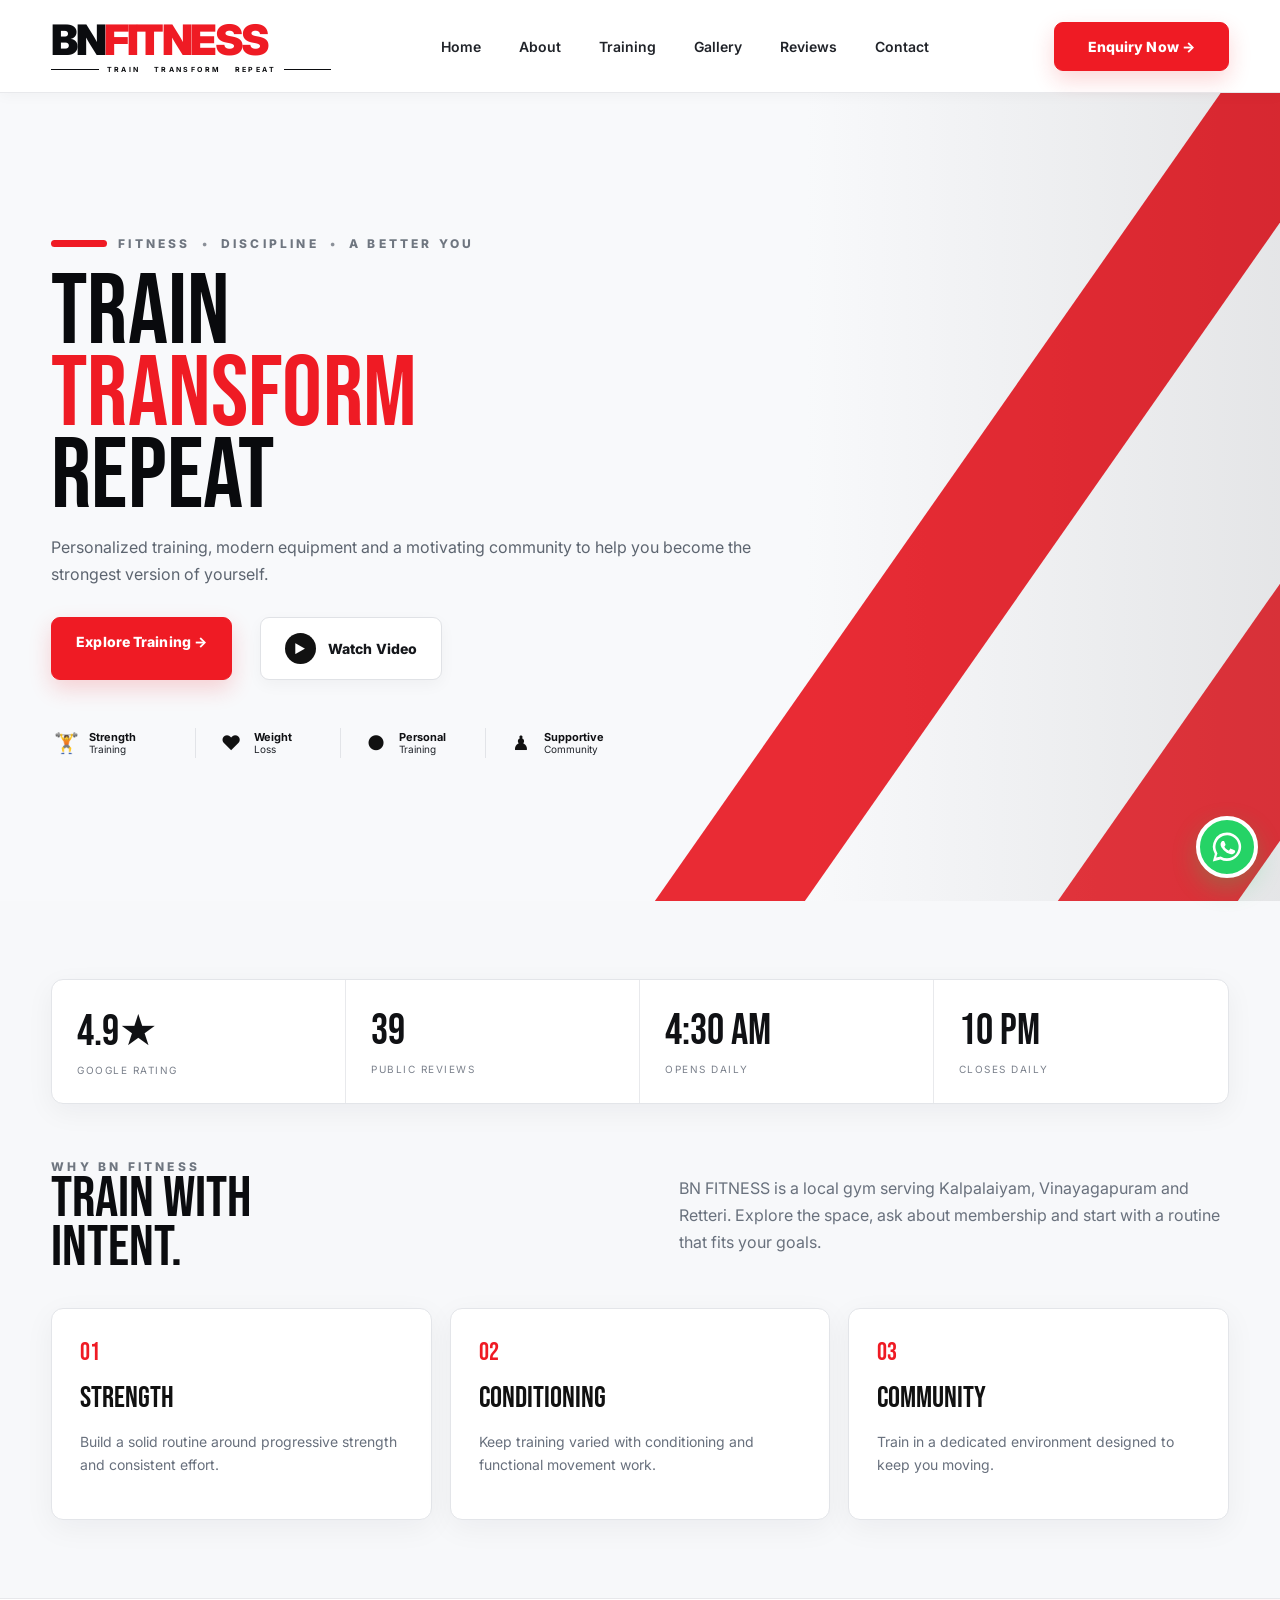
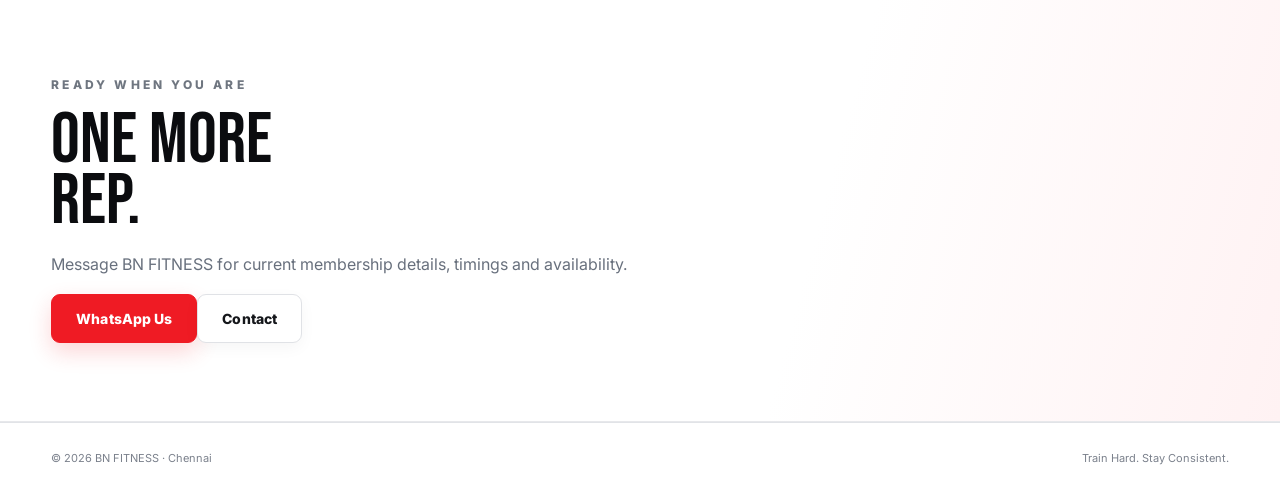
<file: index.html>
<!doctype html><html lang="en"><head><meta charset="utf-8"><meta name="viewport" content="width=device-width,initial-scale=1"><meta name="theme-color" content="#f6f7f9"><meta name="description" content="Train with purpose. Build strength. Create a stronger version of yourself at BN FITNESS."><title>BUILD YOUR BEST. | BN FITNESS</title><link rel="stylesheet" href="styles.css"></head><body><header class="nav"><div class="navin container"><a class="logo" href="index.html" aria-label="BN FITNESS home"><span class="logo-main"><span class="logo-bn">BN</span> <span class="logo-fitness">FITNESS</span></span><span class="logo-tagline"><i></i><span>TRAIN&nbsp;&nbsp; TRANSFORM&nbsp;&nbsp; REPEAT</span><i></i></span></a><nav class="links"><a href="index.html">Home</a><a href="about.html">About</a><a href="programs.html">Training</a><a href="gallery.html">Gallery</a><a href="reviews.html">Reviews</a><a href="contact.html">Contact</a></nav><a class="btn nav-cta" href="https://wa.me/917550177070?text=Hi%20BN%20FITNESS%2C%20I%27d%20like%20to%20know%20more." target="_blank">Enquiry Now →</a><button class="menu" id="menuBtn">☰</button></div><div class="mobile" id="mobileMenu"><a href="index.html">Home</a><a href="about.html">About</a><a href="programs.html">Training</a><a href="gallery.html">Gallery</a><a href="reviews.html">Reviews</a><a href="contact.html">Contact</a></div></header><section class="hero home-hero" style="background-image:url('https://images.unsplash.com/photo-1534438327276-14e5300c3a48?auto=format&fit=crop&w=1800&q=85')"><div class="hero-red red-one"></div><div class="hero-red red-two"></div><div class="container"><div class="ey hero-ey">FITNESS <span>•</span> DISCIPLINE <span>•</span> A BETTER YOU</div><h1><span>TRAIN</span><span class="red-text">TRANSFORM</span><span>REPEAT</span></h1><p>Personalized training, modern equipment and a motivating community to help you become the strongest version of yourself.</p><div class="actions"><a class="btn" href="programs.html">Explore Training →</a><a class="btn out video-btn" href="gallery.html"><span class="play">▶</span> Watch Video</a></div><div class="hero-features">
<span><i class="feature-icon" aria-hidden="true">🏋</i><span class="feature-text"><b>Strength</b><small>Training</small></span></span>
<span><i class="feature-icon" aria-hidden="true">♥</i><span class="feature-text"><b>Weight</b><small>Loss</small></span></span>
<span><i class="feature-icon" aria-hidden="true">●</i><span class="feature-text"><b>Personal</b><small>Training</small></span></span>
<span><i class="feature-icon" aria-hidden="true">♟</i><span class="feature-text"><b>Supportive</b><small>Community</small></span></span>
</div></div></section><section class="page"><div class="container"><div class="stats"><div class="stat"><strong>4.9★</strong><span>Google rating</span></div><div class="stat"><strong>39</strong><span>Public reviews</span></div><div class="stat"><strong>4:30 AM</strong><span>Opens daily</span></div><div class="stat"><strong>10 PM</strong><span>Closes daily</span></div></div><div class="head"><div><div class="ey">WHY BN FITNESS</div><h2>TRAIN WITH<br>INTENT.</h2></div><p>BN FITNESS is a local gym serving Kalpalaiyam, Vinayagapuram and Retteri. Explore the space, ask about membership and start with a routine that fits your goals.</p></div><div class="grid"><article class="card"><span class="num">01</span><h3>Strength</h3><p>Build a solid routine around progressive strength and consistent effort.</p></article><article class="card"><span class="num">02</span><h3>Conditioning</h3><p>Keep training varied with conditioning and functional movement work.</p></article><article class="card"><span class="num">03</span><h3>Community</h3><p>Train in a dedicated environment designed to keep you moving.</p></article></div></div></section><section class="cta"><div class="container"><div class="ey">READY WHEN YOU ARE</div><h2>ONE MORE<br>REP.</h2><p>Message BN FITNESS for current membership details, timings and availability.</p><div class="actions"><a class="btn" href="https://wa.me/917550177070?text=Hi%20BN%20FITNESS%2C%20I%27d%20like%20membership%20details." target="_blank">WhatsApp Us</a><a class="btn out" href="contact.html">Contact</a></div></div></section><footer><div class="container foot"><span>© 2026 BN FITNESS · Chennai</span><span>Train Hard. Stay Consistent.</span></div></footer><a class="float" href="https://wa.me/917550177070" target="_blank" aria-label="Chat with BN FITNESS on WhatsApp"><svg viewBox="0 0 32 32" aria-hidden="true"><path fill="currentColor" d="M16 3.2a12.6 12.6 0 0 0-10.8 19L3.4 28.8l6.8-1.8A12.6 12.6 0 1 0 16 3.2Zm0 22.9a10.3 10.3 0 0 1-5.2-1.4l-.4-.2-4 .9 1.1-3.9-.3-.4A10.3 10.3 0 1 1 16 26.1Zm5.7-7.6c-.3-.2-1.9-.9-2.2-1-.3-.1-.5-.2-.7.2-.2.3-.8 1-.9 1.2-.2.2-.3.2-.6.1-1.5-.8-2.5-1.4-3.5-3.1-.3-.5.3-.5.8-1.7.1-.2.1-.4 0-.6-.1-.2-.7-1.8-1-2.4-.3-.6-.5-.5-.7-.5h-.6c-.2 0-.6.1-.9.4-.3.3-1.1 1.1-1.1 2.6s1.1 3 1.3 3.2c.2.2 2.2 3.4 5.4 4.7 2 .8 2.8.9 3.8.8.6-.1 1.9-.8 2.2-1.5.3-.7.3-1.3.2-1.5-.1-.2-.3-.3-.6-.5Z"/></svg></a><script src="script.js"></script></body></html>
</file>
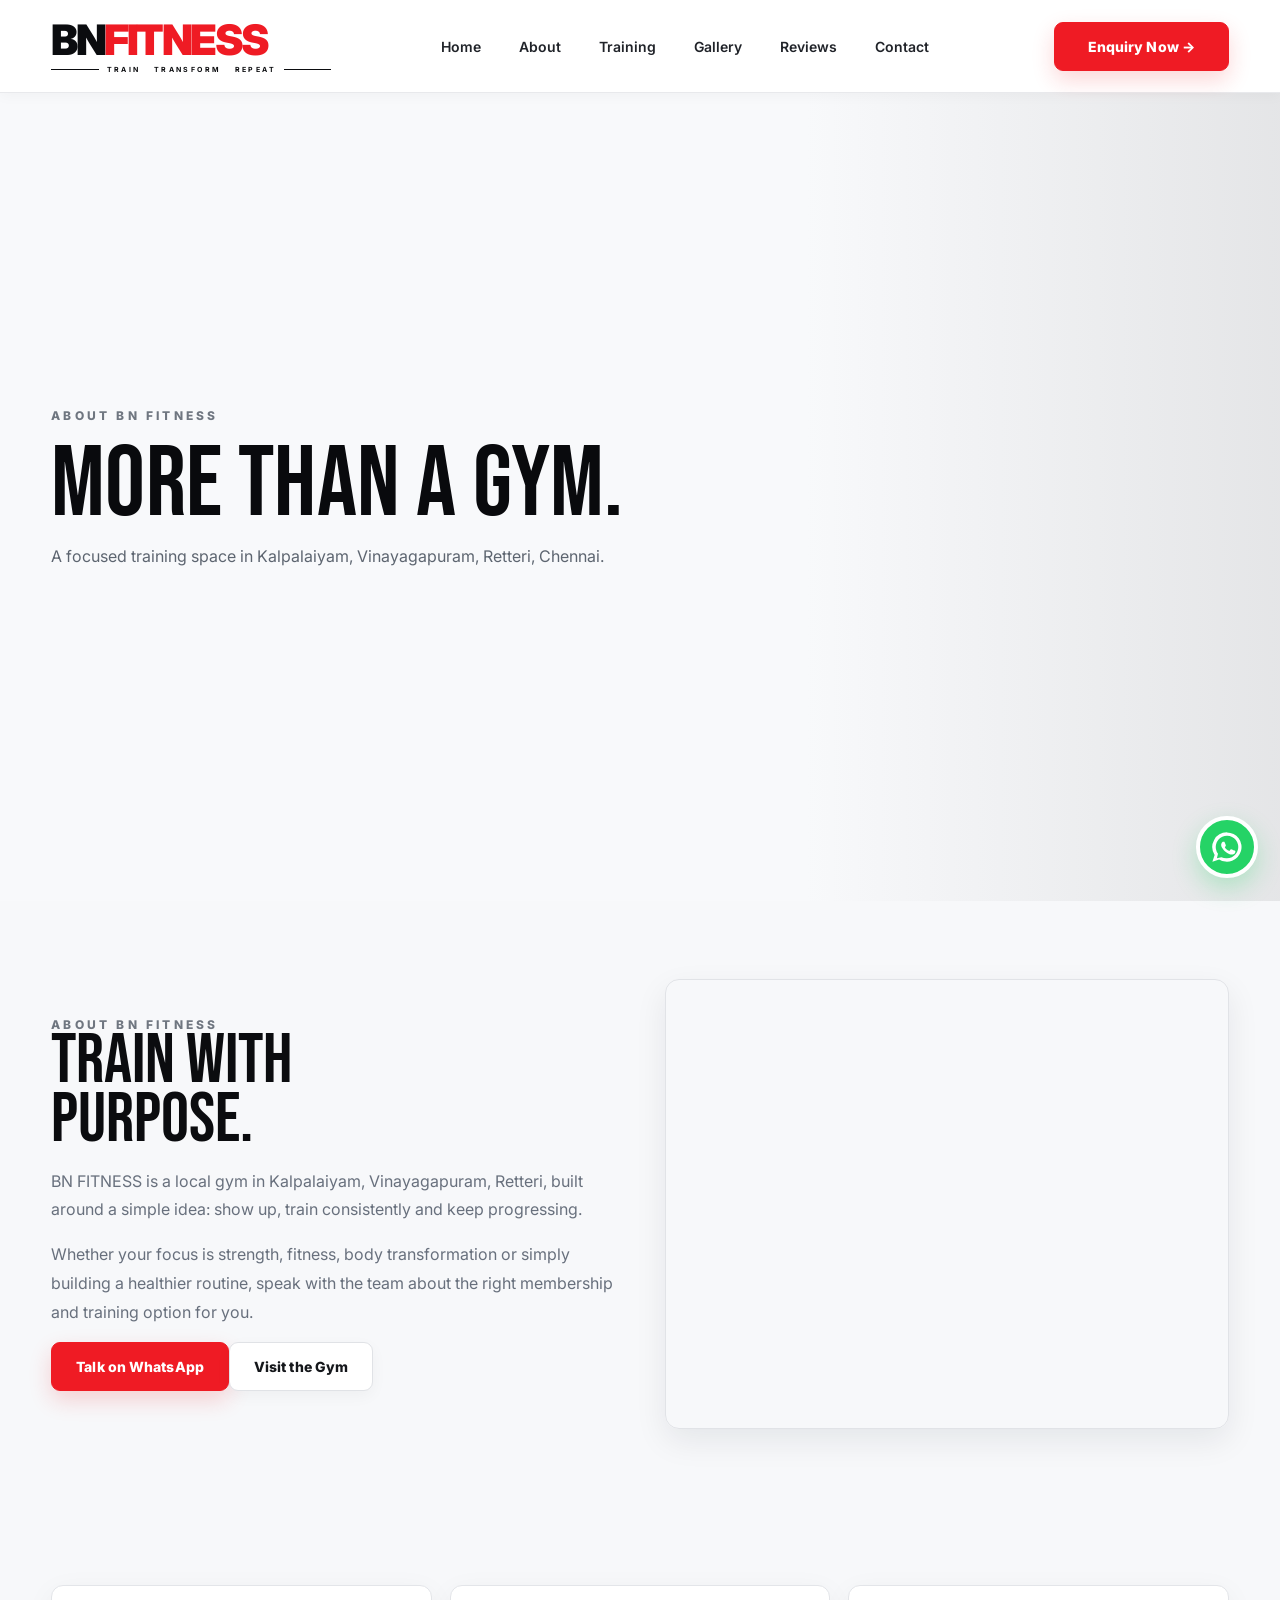
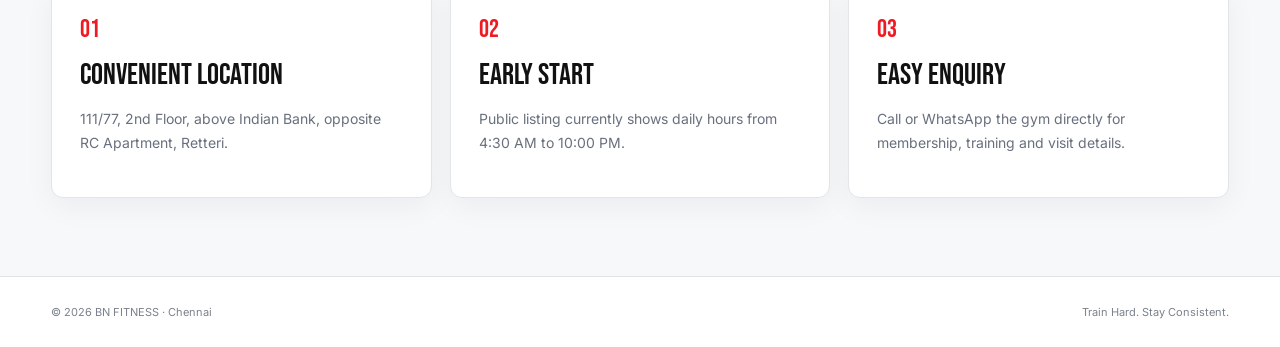
<file: about.html>
<!doctype html><html lang="en"><head><meta charset="utf-8"><meta name="viewport" content="width=device-width,initial-scale=1"><meta name="theme-color" content="#f6f7f9"><meta name="description" content="A focused training space in Kalpalaiyam, Vinayagapuram, Retteri, Chennai."><title>MORE THAN A GYM. | BN FITNESS</title><link rel="stylesheet" href="styles.css"></head><body><header class="nav"><div class="navin container"><a class="logo" href="index.html" aria-label="BN FITNESS home"><span class="logo-main"><span class="logo-bn">BN</span> <span class="logo-fitness">FITNESS</span></span><span class="logo-tagline"><i></i><span>TRAIN&nbsp;&nbsp; TRANSFORM&nbsp;&nbsp; REPEAT</span><i></i></span></a><nav class="links"><a href="index.html">Home</a><a href="about.html">About</a><a href="programs.html">Training</a><a href="gallery.html">Gallery</a><a href="reviews.html">Reviews</a><a href="contact.html">Contact</a></nav><a class="btn nav-cta" href="tel:+917550177070">Enquiry Now →</a><button class="menu" id="menuBtn">☰</button></div><div class="mobile" id="mobileMenu"><a href="index.html">Home</a><a href="about.html">About</a><a href="programs.html">Training</a><a href="gallery.html">Gallery</a><a href="reviews.html">Reviews</a><a href="contact.html">Contact</a></div></header><section class="hero" style="background-image:url('https://images.unsplash.com/photo-1583454110551-21f2fa2afe61?auto=format&fit=crop&w=1800&q=85')"><div class="container"><div class="ey">ABOUT BN FITNESS</div><h1>MORE THAN A GYM.</h1><p>A focused training space in Kalpalaiyam, Vinayagapuram, Retteri, Chennai.</p></div></section><section class="page"><div class="container"><div class="split"><div><div class="ey">ABOUT BN FITNESS</div><h2>TRAIN WITH<br>PURPOSE.</h2><p>BN FITNESS is a local gym in Kalpalaiyam, Vinayagapuram, Retteri, built around a simple idea: show up, train consistently and keep progressing.</p><p>Whether your focus is strength, fitness, body transformation or simply building a healthier routine, speak with the team about the right membership and training option for you.</p><div class="actions"><a class="btn" href="https://wa.me/917550177070?text=Hi%20BN%20FITNESS%2C%20I%27d%20like%20to%20know%20more%20about%20the%20gym." target="_blank">Talk on WhatsApp</a><a class="btn out" href="contact.html">Visit the Gym</a></div></div><div class="visual" style="background-image:url('https://lh3.googleusercontent.com/gps-cs-s/ANWiy9R2izyriyt41P43RtfDnIGEcmRnxFhN5cdgzg4thIn8Aq8pZt-RQHcLrDQ50NjA9wWJ9ysxTdf8Rnh4dSXNSMQQMcrAHfE0nObslZG9crWB1KvJfJsGGGc-d-9g60lcsrfrA3xxNw=w397-h298-k-no')"></div></div></div></section><section class="page"><div class="container"><div class="grid"><article class="card"><span class="num">01</span><h3>Convenient Location</h3><p>111/77, 2nd Floor, above Indian Bank, opposite RC Apartment, Retteri.</p></article><article class="card"><span class="num">02</span><h3>Early Start</h3><p>Public listing currently shows daily hours from 4:30 AM to 10:00 PM.</p></article><article class="card"><span class="num">03</span><h3>Easy Enquiry</h3><p>Call or WhatsApp the gym directly for membership, training and visit details.</p></article></div></div></section><footer><div class="container foot"><span>© 2026 BN FITNESS · Chennai</span><span>Train Hard. Stay Consistent.</span></div></footer><a class="float" href="https://wa.me/917550177070" target="_blank" aria-label="Chat on WhatsApp"><svg viewBox="0 0 32 32" aria-hidden="true"><path fill="currentColor" d="M16 3a13 13 0 0 0-11 20L3 29l6-2a13 13 0 1 0 7-24Zm0 23a10 10 0 0 1-5-1l-4 1 1-4a10 10 0 1 1 8 4Zm6-7c-.3-.2-1.8-.9-2.1-1-.3-.1-.5-.2-.7.2l-.9 1.1c-.2.2-.3.2-.6.1-1.5-.7-2.5-1.3-3.5-3-.2-.4.2-.5.7-1.6.1-.2.1-.4 0-.6l-1-2.4c-.2-.6-.5-.5-.7-.5h-.6c-.2 0-.5.1-.8.4-.3.3-1 1-1 2.5s1.1 2.9 1.3 3.1c.2.2 2.2 3.4 5.3 4.6 2 .8 2.7.8 3.7.7.6-.1 1.8-.7 2.1-1.5.3-.7.3-1.3.2-1.5-.1-.1-.3-.2-.6-.4Z"/></svg></a><script src="script.js"></script></body></html>
</file>
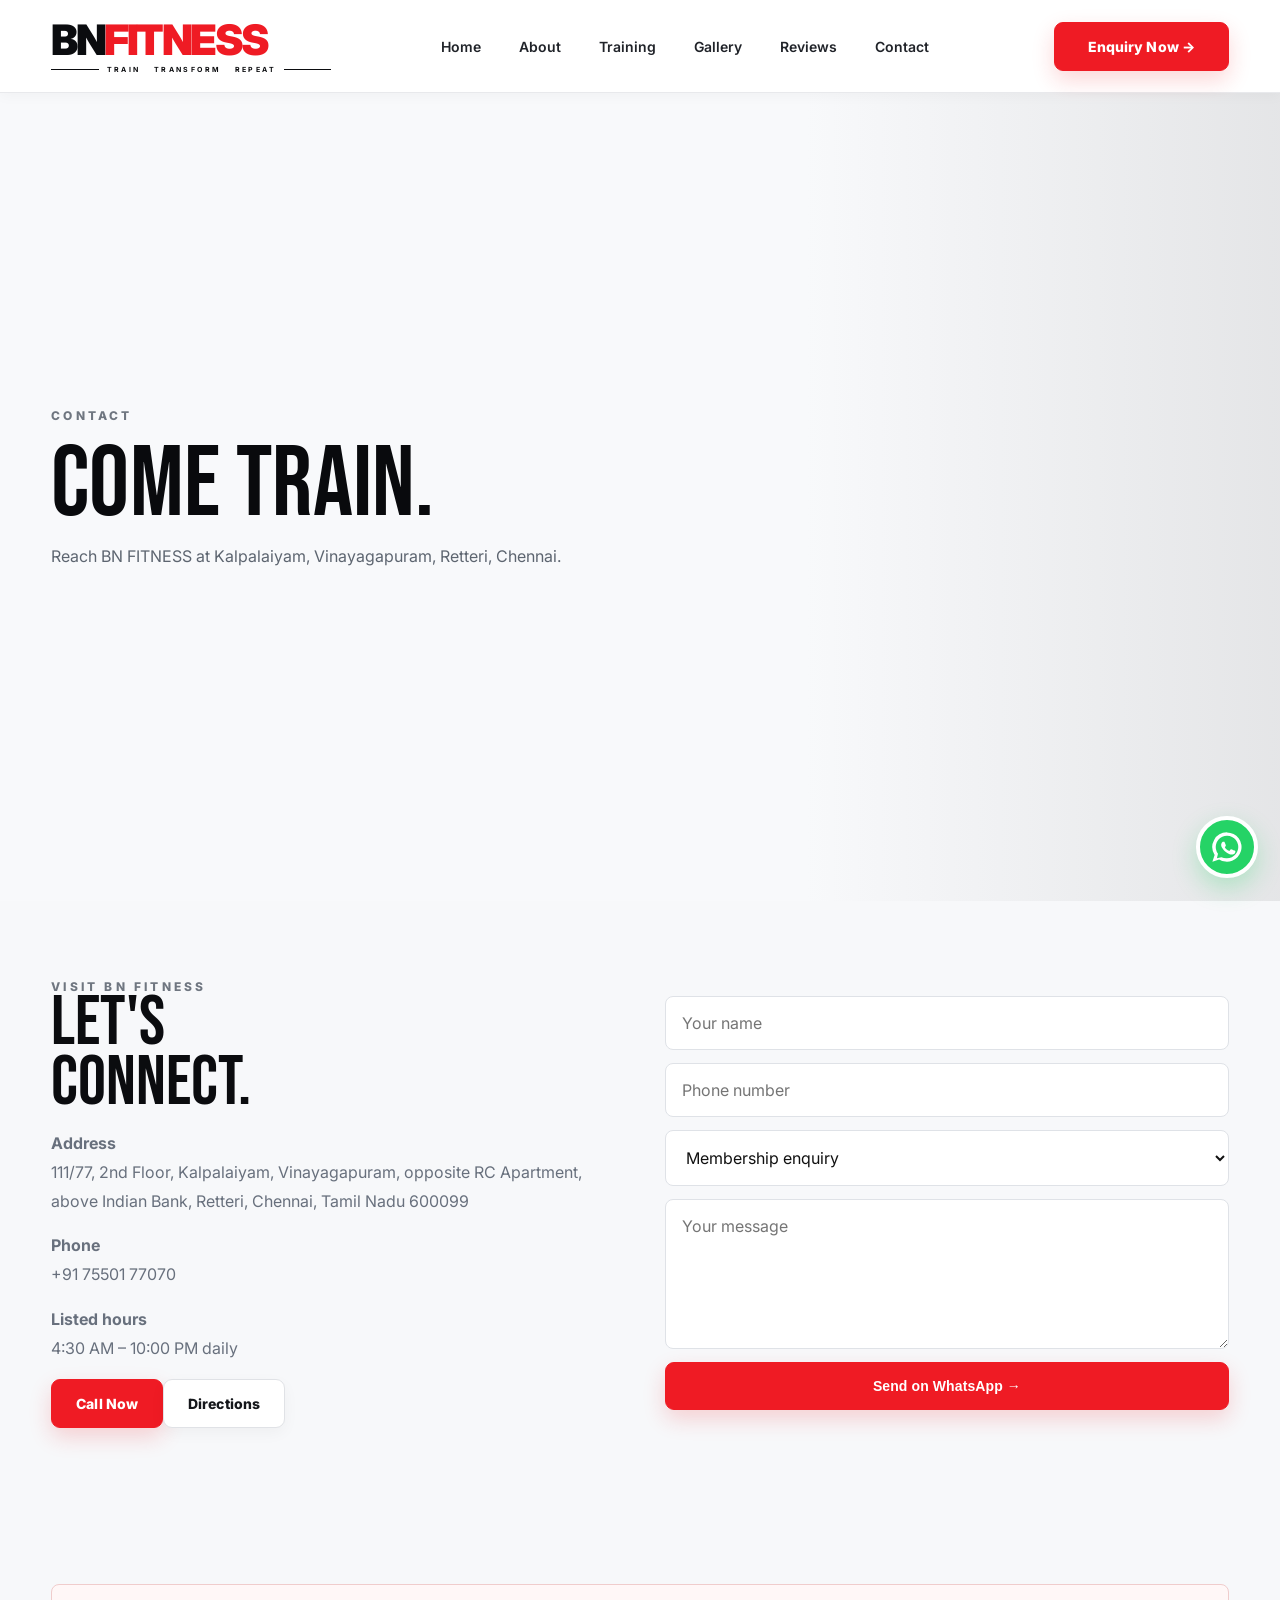
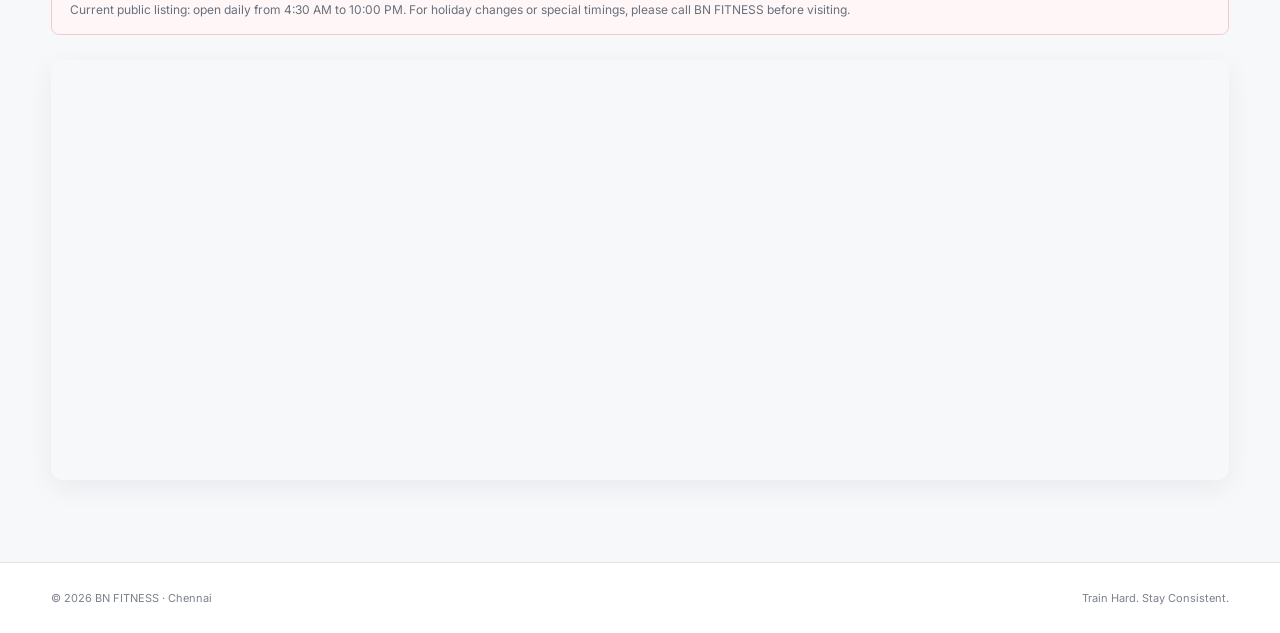
<file: contact.html>
<!doctype html><html lang="en"><head><meta charset="utf-8"><meta name="viewport" content="width=device-width,initial-scale=1"><meta name="theme-color" content="#f6f7f9"><meta name="description" content="Reach BN FITNESS at Kalpalaiyam, Vinayagapuram, Retteri, Chennai."><title>COME TRAIN. | BN FITNESS</title><link rel="stylesheet" href="styles.css"></head><body class="contact-page"><header class="nav"><div class="navin container"><a class="logo" href="index.html" aria-label="BN FITNESS home"><span class="logo-main"><span class="logo-bn">BN</span> <span class="logo-fitness">FITNESS</span></span><span class="logo-tagline"><i></i><span>TRAIN&nbsp;&nbsp; TRANSFORM&nbsp;&nbsp; REPEAT</span><i></i></span></a><nav class="links"><a href="index.html">Home</a><a href="about.html">About</a><a href="programs.html">Training</a><a href="gallery.html">Gallery</a><a href="reviews.html">Reviews</a><a href="contact.html">Contact</a></nav><a class="btn nav-cta" href="tel:+917550177070">Enquiry Now →</a><button class="menu" id="menuBtn" aria-label="Open menu" aria-expanded="false">☰</button></div><div class="mobile" id="mobileMenu"><a href="index.html">Home</a><a href="about.html">About</a><a href="programs.html">Training</a><a href="gallery.html">Gallery</a><a href="reviews.html">Reviews</a><a href="contact.html">Contact</a></div></header><section class="hero" style="background-image:url('https://images.unsplash.com/photo-1534438327276-14e5300c3a48?auto=format&fit=crop&w=1800&q=85')"><div class="container"><div class="ey">CONTACT</div><h1>COME TRAIN.</h1><p>Reach BN FITNESS at Kalpalaiyam, Vinayagapuram, Retteri, Chennai.</p></div></section><section class="page"><div class="container"><div class="split"><div><div class="ey">VISIT BN FITNESS</div><h2>LET'S<br>CONNECT.</h2><p><b>Address</b><br>111/77, 2nd Floor, Kalpalaiyam, Vinayagapuram, opposite RC Apartment, above Indian Bank, Retteri, Chennai, Tamil Nadu 600099</p><p><b>Phone</b><br><a href="tel:+917550177070">+91 75501 77070</a></p><p><b>Listed hours</b><br>4:30 AM – 10:00 PM daily</p><div class="actions"><a class="btn" href="tel:+917550177070">Call Now</a><a class="btn out" href="https://www.google.com/maps/search/?api=1&query=BN%20FITNESS%2C%20Kalpalaiyam%2C%20Chennai" target="_blank">Directions</a></div></div><form class="form" data-wa><input name="name" placeholder="Your name" required><input name="phone" placeholder="Phone number" required><select name="interest"><option>Membership enquiry</option><option>Visit enquiry</option><option>Personal training</option></select><textarea name="message" placeholder="Your message"></textarea><button class="btn">Send on WhatsApp →</button></form></div></div></section><section class="page"><div class="container"><div class="notice">Current public listing: open daily from 4:30 AM to 10:00 PM. For holiday changes or special timings, please call BN FITNESS before visiting.</div><iframe class="map" src="https://www.google.com/maps?q=BN%20FITNESS%20Kalpalaiyam%20Chennai&output=embed" loading="lazy" title="BN FITNESS location"></iframe></div></section><footer><div class="container foot"><span>© 2026 BN FITNESS · Chennai</span><span>Train Hard. Stay Consistent.</span></div></footer><a class="float" href="https://wa.me/917550177070" target="_blank" aria-label="Chat on WhatsApp"><svg viewBox="0 0 32 32" aria-hidden="true"><path fill="currentColor" d="M16 3a13 13 0 0 0-11 20L3 29l6-2a13 13 0 1 0 7-24Zm0 23a10 10 0 0 1-5-1l-4 1 1-4a10 10 0 1 1 8 4Zm6-7c-.3-.2-1.8-.9-2.1-1-.3-.1-.5-.2-.7.2l-.9 1.1c-.2.2-.3.2-.6.1-1.5-.7-2.5-1.3-3.5-3-.2-.4.2-.5.7-1.6.1-.2.1-.4 0-.6l-1-2.4c-.2-.6-.5-.5-.7-.5h-.6c-.2 0-.5.1-.8.4-.3.3-1 1-1 2.5s1.1 2.9 1.3 3.1c.2.2 2.2 3.4 5.3 4.6 2 .8 2.7.8 3.7.7.6-.1 1.8-.7 2.1-1.5.3-.7.3-1.3.2-1.5-.1-.1-.3-.2-.6-.4Z"/></svg></a><script src="script.js"></script></body></html>
</file>
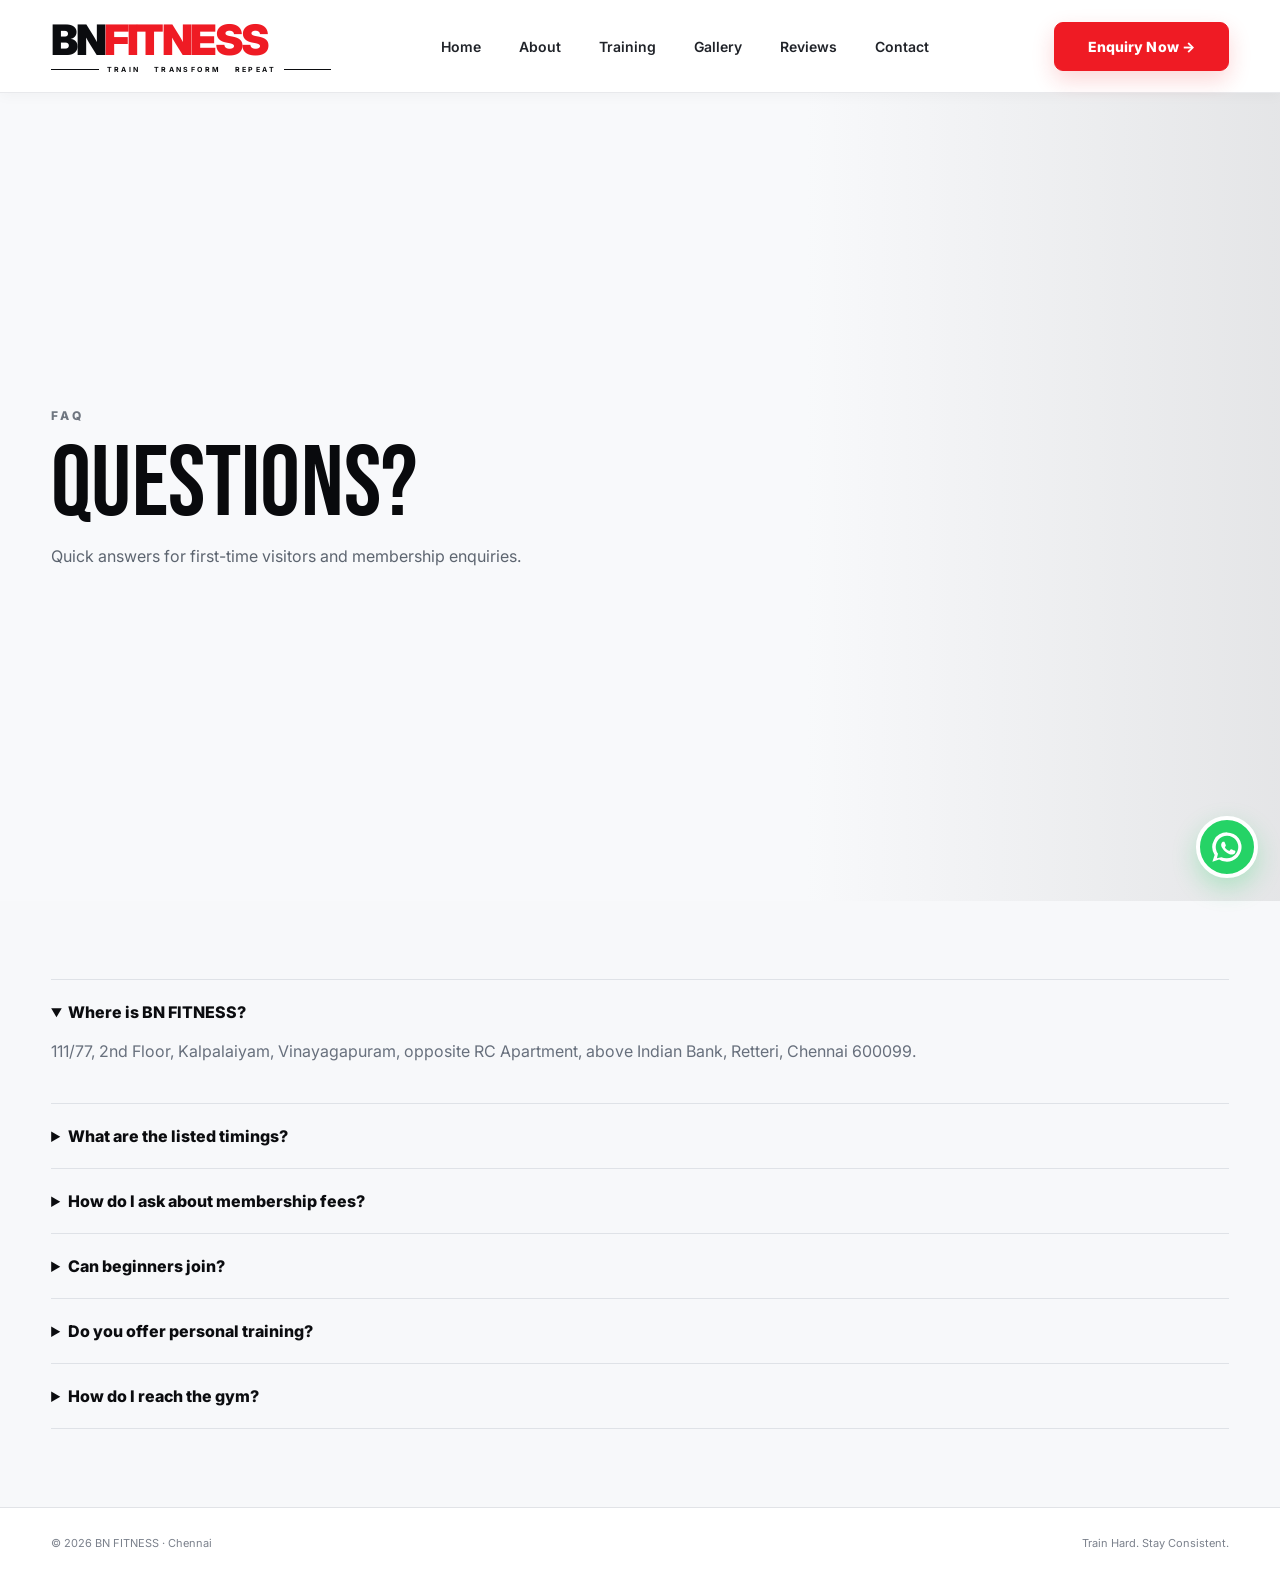
<file: faq.html>
<!doctype html><html lang="en"><head><meta charset="utf-8"><meta name="viewport" content="width=device-width,initial-scale=1"><meta name="theme-color" content="#f6f7f9"><meta name="description" content="Quick answers for first-time visitors and membership enquiries."><title>QUESTIONS? | BN FITNESS</title><link rel="stylesheet" href="styles.css"></head><body><header class="nav"><div class="navin container"><a class="logo" href="index.html" aria-label="BN FITNESS home"><span class="logo-main"><span class="logo-bn">BN</span> <span class="logo-fitness">FITNESS</span></span><span class="logo-tagline"><i></i><span>TRAIN&nbsp;&nbsp; TRANSFORM&nbsp;&nbsp; REPEAT</span><i></i></span></a><nav class="links"><a href="index.html">Home</a><a href="about.html">About</a><a href="programs.html">Training</a><a href="gallery.html">Gallery</a><a href="reviews.html">Reviews</a><a href="contact.html">Contact</a></nav><a class="btn nav-cta" href="tel:+917550177070">Enquiry Now →</a><button class="menu" id="menuBtn">☰</button></div><div class="mobile" id="mobileMenu"><a href="index.html">Home</a><a href="about.html">About</a><a href="programs.html">Training</a><a href="gallery.html">Gallery</a><a href="reviews.html">Reviews</a><a href="contact.html">Contact</a></div></header><section class="hero" style="background-image:url('https://images.unsplash.com/photo-1583454110551-21f2fa2afe61?auto=format&fit=crop&w=1800&q=85')"><div class="container"><div class="ey">FAQ</div><h1>QUESTIONS?</h1><p>Quick answers for first-time visitors and membership enquiries.</p></div></section><section class="page"><div class="container faq"><details open><summary>Where is BN FITNESS?</summary><p>111/77, 2nd Floor, Kalpalaiyam, Vinayagapuram, opposite RC Apartment, above Indian Bank, Retteri, Chennai 600099.</p></details><details><summary>What are the listed timings?</summary><p>The current public listing shows 4:30 AM–10:00 PM daily. Call before visiting if you need to confirm holiday or special timings.</p></details><details><summary>How do I ask about membership fees?</summary><p>Use WhatsApp or call +91 75501 77070 for current pricing.</p></details><details><summary>Can beginners join?</summary><p>Ask the BN FITNESS team about beginner guidance and currently available programs.</p></details><details><summary>Do you offer personal training?</summary><p>Ask the BN FITNESS team about personal training and current trainer availability.</p></details><details><summary>How do I reach the gym?</summary><p>Use the Contact page for directions and location details.</p></details></div></section><footer><div class="container foot"><span>© 2026 BN FITNESS · Chennai</span><span>Train Hard. Stay Consistent.</span></div></footer><a class="float" href="https://wa.me/917550177070" target="_blank" aria-label="Chat on WhatsApp"><svg viewBox="0 0 32 32" aria-hidden="true"><path fill="currentColor" d="M16 3a13 13 0 0 0-11 20L3 29l6-2a13 13 0 1 0 7-24Zm0 23a10 10 0 0 1-5-1l-4 1 1-4a10 10 0 1 1 8 4Zm6-7c-.3-.2-1.8-.9-2.1-1-.3-.1-.5-.2-.7.2l-.9 1.1c-.2.2-.3.2-.6.1-1.5-.7-2.5-1.3-3.5-3-.2-.4.2-.5.7-1.6.1-.2.1-.4 0-.6l-1-2.4c-.2-.6-.5-.5-.7-.5h-.6c-.2 0-.5.1-.8.4-.3.3-1 1-1 2.5s1.1 2.9 1.3 3.1c.2.2 2.2 3.4 5.3 4.6 2 .8 2.7.8 3.7.7.6-.1 1.8-.7 2.1-1.5.3-.7.3-1.3.2-1.5-.1-.1-.3-.2-.6-.4Z"/></svg></a><script src="script.js"></script></body></html>
</file>
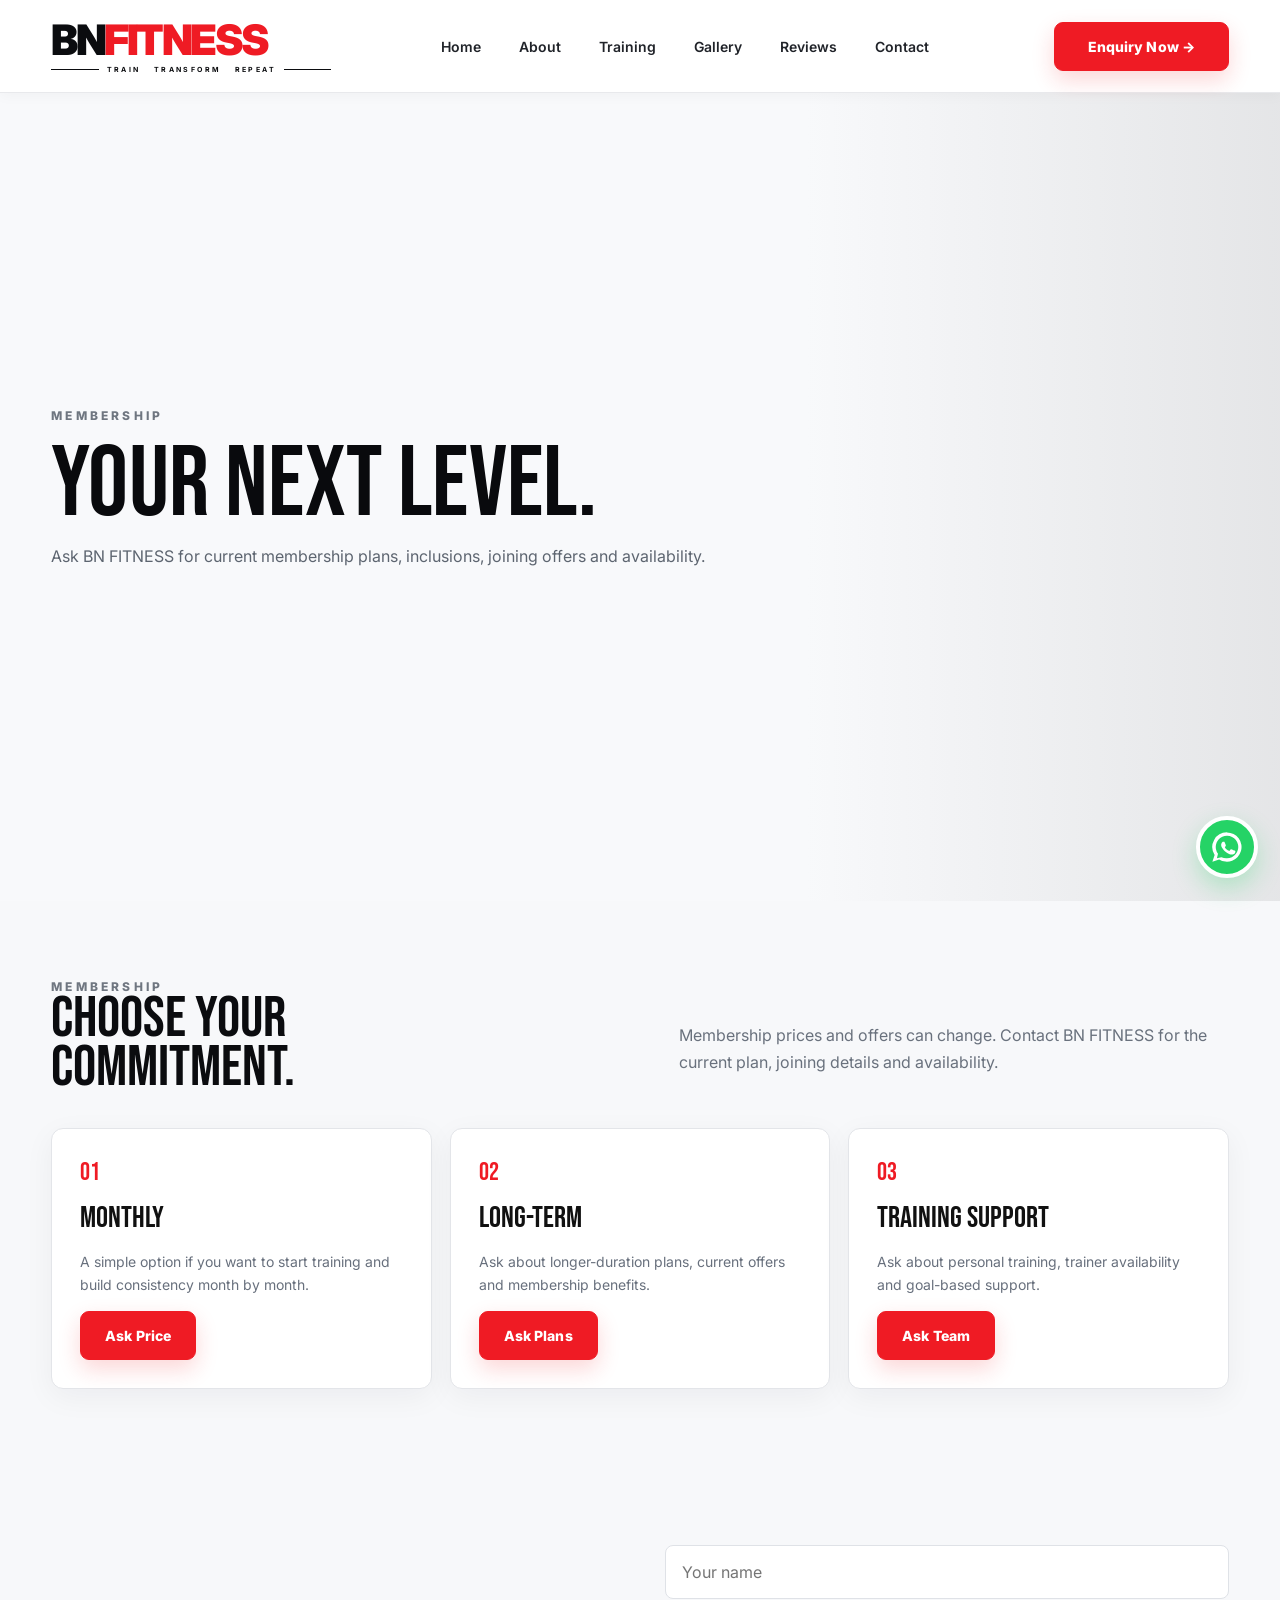
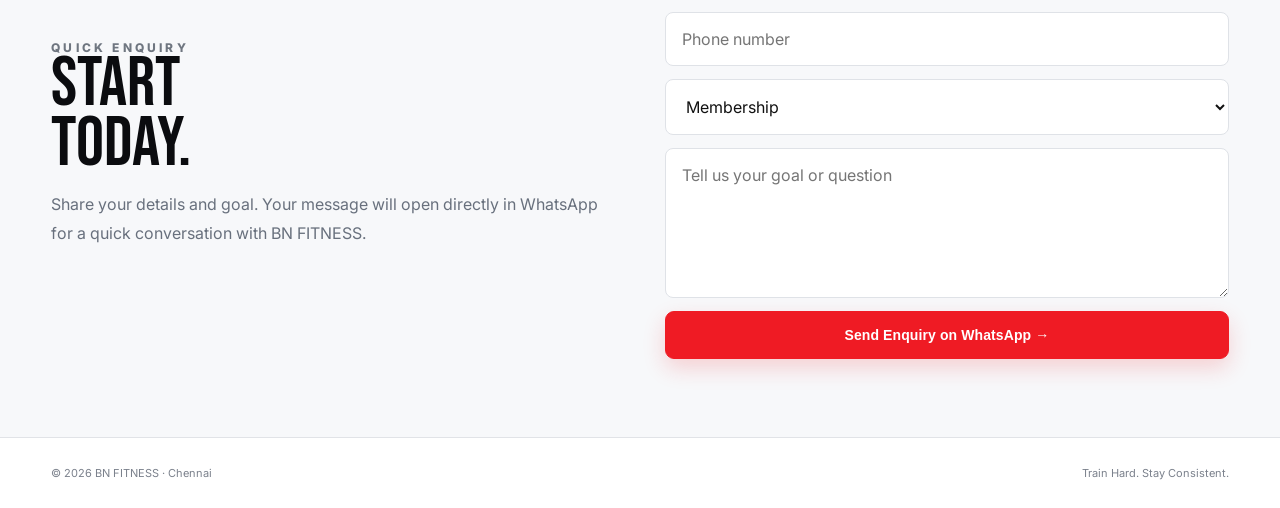
<file: membership.html>
<!doctype html><html lang="en"><head><meta charset="utf-8"><meta name="viewport" content="width=device-width,initial-scale=1"><meta name="theme-color" content="#f6f7f9"><meta name="description" content="Ask BN FITNESS for current membership plans, inclusions, joining offers and availability."><title>YOUR NEXT LEVEL. | BN FITNESS</title><link rel="stylesheet" href="styles.css"></head><body><header class="nav"><div class="navin container"><a class="logo" href="index.html" aria-label="BN FITNESS home"><span class="logo-main"><span class="logo-bn">BN</span> <span class="logo-fitness">FITNESS</span></span><span class="logo-tagline"><i></i><span>TRAIN&nbsp;&nbsp; TRANSFORM&nbsp;&nbsp; REPEAT</span><i></i></span></a><nav class="links"><a href="index.html">Home</a><a href="about.html">About</a><a href="programs.html">Training</a><a href="gallery.html">Gallery</a><a href="reviews.html">Reviews</a><a href="contact.html">Contact</a></nav><a class="btn nav-cta" href="tel:+917550177070">Enquiry Now →</a><button class="menu" id="menuBtn">☰</button></div><div class="mobile" id="mobileMenu"><a href="index.html">Home</a><a href="about.html">About</a><a href="programs.html">Training</a><a href="gallery.html">Gallery</a><a href="reviews.html">Reviews</a><a href="contact.html">Contact</a></div></header><section class="hero" style="background-image:url('https://images.unsplash.com/photo-1571019613454-1cb2f99b2d8b?auto=format&fit=crop&w=1800&q=85')"><div class="container"><div class="ey">MEMBERSHIP</div><h1>YOUR NEXT LEVEL.</h1><p>Ask BN FITNESS for current membership plans, inclusions, joining offers and availability.</p></div></section><section class="page"><div class="container"><div class="head"><div><div class="ey">MEMBERSHIP</div><h2>CHOOSE YOUR<br>COMMITMENT.</h2></div><p>Membership prices and offers can change. Contact BN FITNESS for the current plan, joining details and availability.</p></div><div class="grid"><article class="card"><span class="num">01</span><h3>Monthly</h3><p>A simple option if you want to start training and build consistency month by month.</p><a class="btn" href="https://wa.me/917550177070?text=Hi%20BN%20FITNESS%2C%20please%20share%20the%20current%20monthly%20membership%20price." target="_blank">Ask Price</a></article><article class="card"><span class="num">02</span><h3>Long-Term</h3><p>Ask about longer-duration plans, current offers and membership benefits.</p><a class="btn" href="https://wa.me/917550177070?text=Hi%20BN%20FITNESS%2C%20please%20share%20the%20current%20long-term%20plans." target="_blank">Ask Plans</a></article><article class="card"><span class="num">03</span><h3>Training Support</h3><p>Ask about personal training, trainer availability and goal-based support.</p><a class="btn" href="https://wa.me/917550177070?text=Hi%20BN%20FITNESS%2C%20I%27d%20like%20details%20about%20training%20support." target="_blank">Ask Team</a></article></div></div></section><section class="page"><div class="container"><div class="split"><div><div class="ey">QUICK ENQUIRY</div><h2>START<br>TODAY.</h2><p>Share your details and goal. Your message will open directly in WhatsApp for a quick conversation with BN FITNESS.</p></div><form class="form" data-wa><input name="name" placeholder="Your name" required><input name="phone" placeholder="Phone number" required><select name="interest"><option>Membership</option><option>Personal Training</option><option>Programs</option><option>Gym Visit</option></select><textarea name="message" placeholder="Tell us your goal or question"></textarea><button class="btn">Send Enquiry on WhatsApp →</button></form></div></div></section><footer><div class="container foot"><span>© 2026 BN FITNESS · Chennai</span><span>Train Hard. Stay Consistent.</span></div></footer><a class="float" href="https://wa.me/917550177070" target="_blank" aria-label="Chat on WhatsApp"><svg viewBox="0 0 32 32" aria-hidden="true"><path fill="currentColor" d="M16 3a13 13 0 0 0-11 20L3 29l6-2a13 13 0 1 0 7-24Zm0 23a10 10 0 0 1-5-1l-4 1 1-4a10 10 0 1 1 8 4Zm6-7c-.3-.2-1.8-.9-2.1-1-.3-.1-.5-.2-.7.2l-.9 1.1c-.2.2-.3.2-.6.1-1.5-.7-2.5-1.3-3.5-3-.2-.4.2-.5.7-1.6.1-.2.1-.4 0-.6l-1-2.4c-.2-.6-.5-.5-.7-.5h-.6c-.2 0-.5.1-.8.4-.3.3-1 1-1 2.5s1.1 2.9 1.3 3.1c.2.2 2.2 3.4 5.3 4.6 2 .8 2.7.8 3.7.7.6-.1 1.8-.7 2.1-1.5.3-.7.3-1.3.2-1.5-.1-.1-.3-.2-.6-.4Z"/></svg></a><script src="script.js"></script></body></html>
</file>
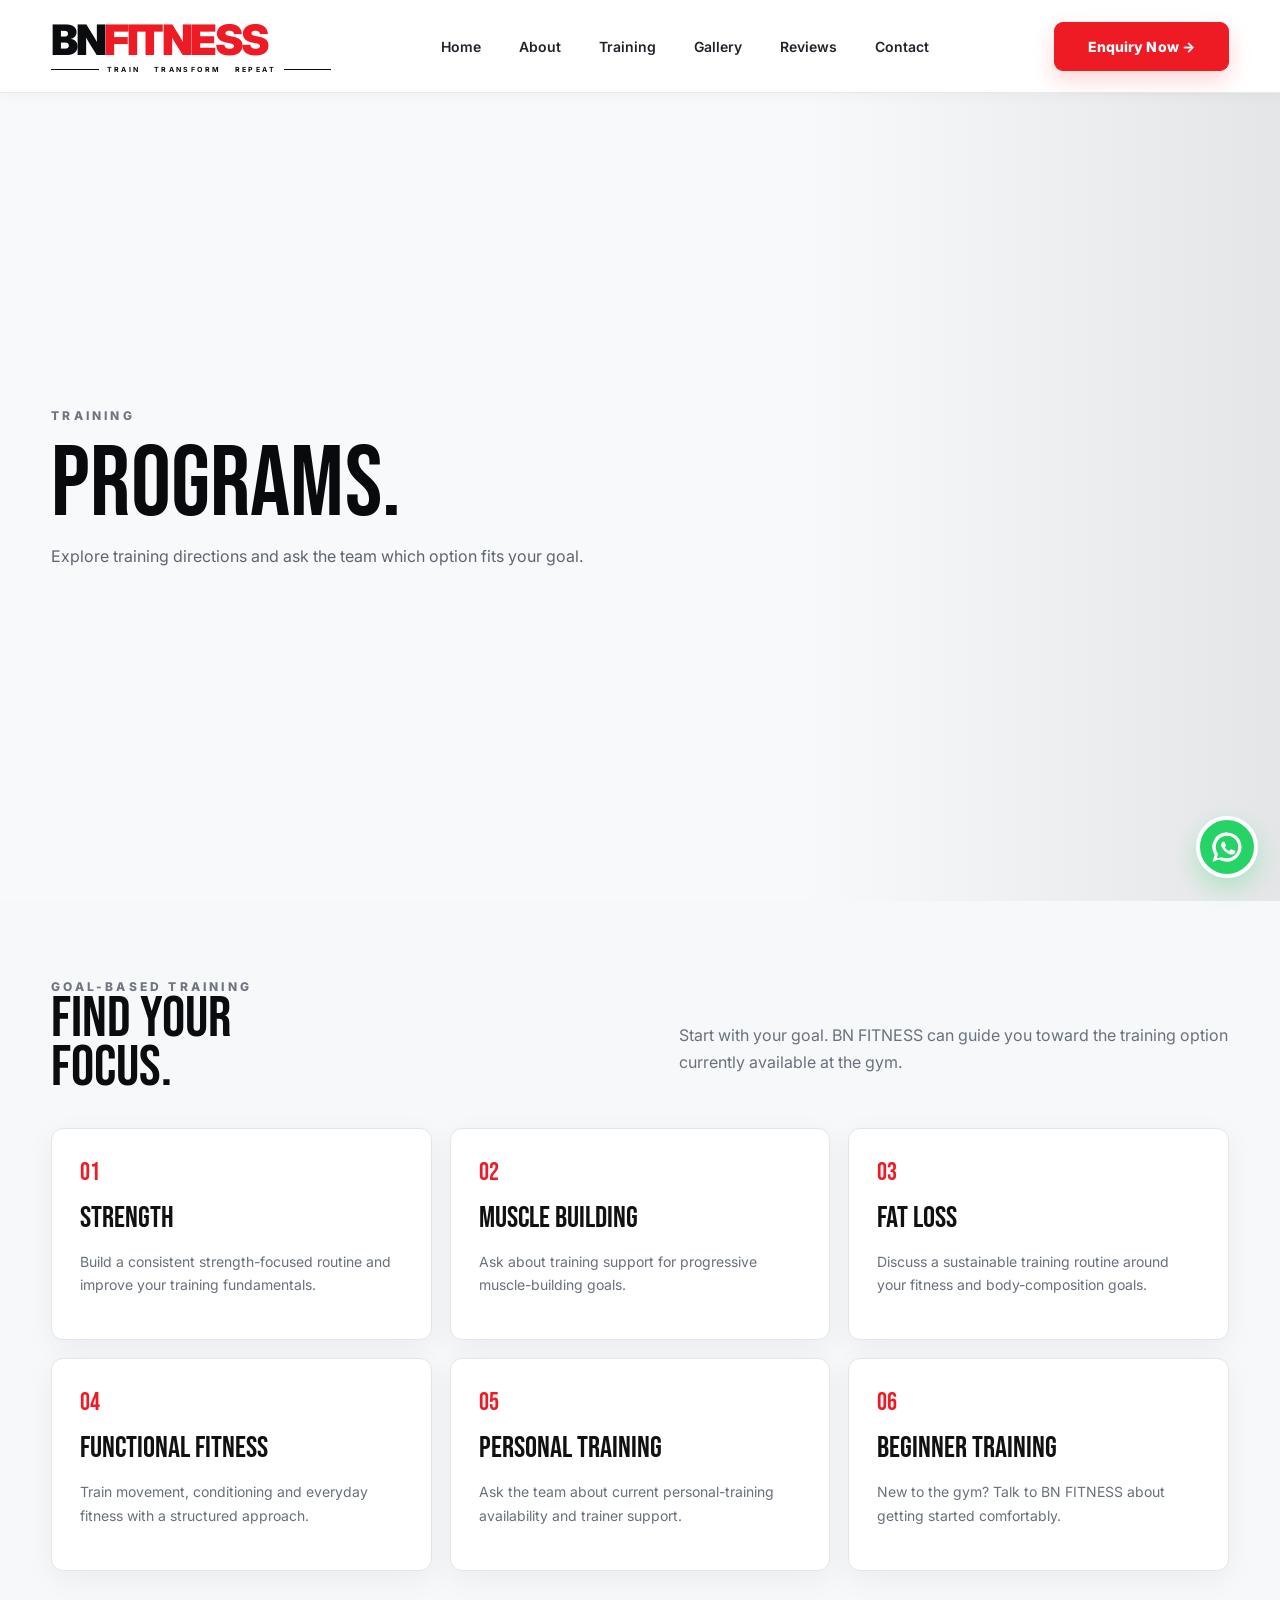
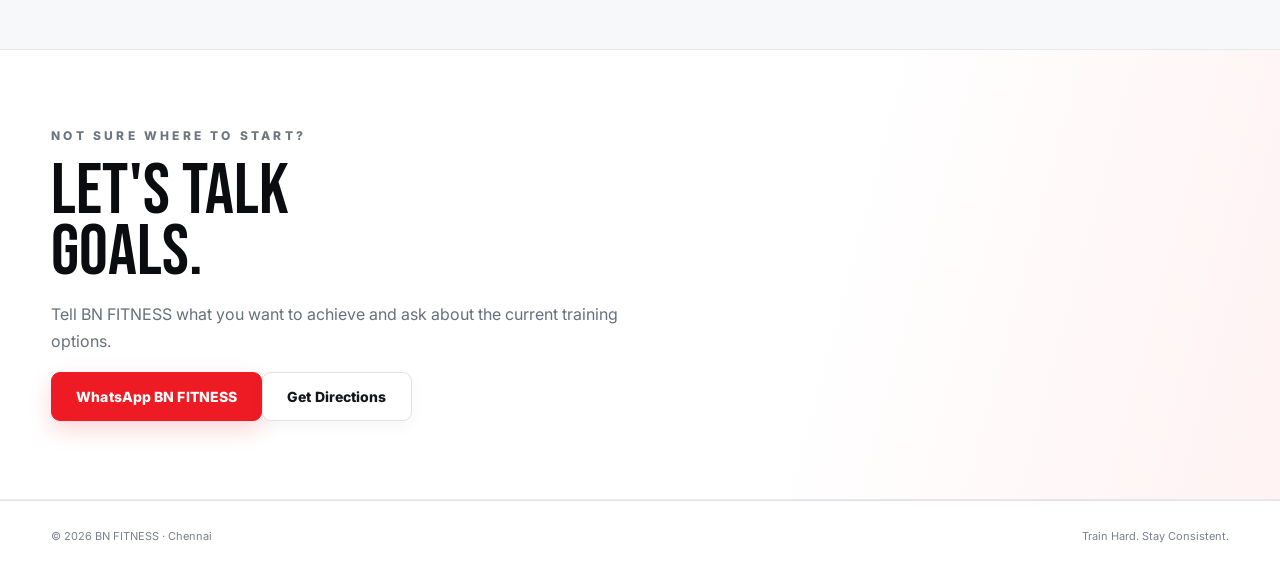
<file: programs.html>
<!doctype html><html lang="en"><head><meta charset="utf-8"><meta name="viewport" content="width=device-width,initial-scale=1"><meta name="theme-color" content="#f6f7f9"><meta name="description" content="Explore training directions and ask the team which option fits your goal."><title>PROGRAMS. | BN FITNESS</title><link rel="stylesheet" href="styles.css"></head><body><header class="nav"><div class="navin container"><a class="logo" href="index.html" aria-label="BN FITNESS home"><span class="logo-main"><span class="logo-bn">BN</span> <span class="logo-fitness">FITNESS</span></span><span class="logo-tagline"><i></i><span>TRAIN&nbsp;&nbsp; TRANSFORM&nbsp;&nbsp; REPEAT</span><i></i></span></a><nav class="links"><a href="index.html">Home</a><a href="about.html">About</a><a href="programs.html">Training</a><a href="gallery.html">Gallery</a><a href="reviews.html">Reviews</a><a href="contact.html">Contact</a></nav><a class="btn nav-cta" href="tel:+917550177070">Enquiry Now →</a><button class="menu" id="menuBtn">☰</button></div><div class="mobile" id="mobileMenu"><a href="index.html">Home</a><a href="about.html">About</a><a href="programs.html">Training</a><a href="gallery.html">Gallery</a><a href="reviews.html">Reviews</a><a href="contact.html">Contact</a></div></header><section class="hero" style="background-image:url('https://images.unsplash.com/photo-1583454110551-21f2fa2afe61?auto=format&fit=crop&w=1800&q=85')"><div class="container"><div class="ey">TRAINING</div><h1>PROGRAMS.</h1><p>Explore training directions and ask the team which option fits your goal.</p></div></section><section class="page"><div class="container"><div class="head"><div><div class="ey">GOAL-BASED TRAINING</div><h2>FIND YOUR<br>FOCUS.</h2></div><p>Start with your goal. BN FITNESS can guide you toward the training option currently available at the gym.</p></div><div class="grid"><article class="card"><span class="num">01</span><h3>Strength</h3><p>Build a consistent strength-focused routine and improve your training fundamentals.</p></article><article class="card"><span class="num">02</span><h3>Muscle Building</h3><p>Ask about training support for progressive muscle-building goals.</p></article><article class="card"><span class="num">03</span><h3>Fat Loss</h3><p>Discuss a sustainable training routine around your fitness and body-composition goals.</p></article><article class="card"><span class="num">04</span><h3>Functional Fitness</h3><p>Train movement, conditioning and everyday fitness with a structured approach.</p></article><article class="card"><span class="num">05</span><h3>Personal Training</h3><p>Ask the team about current personal-training availability and trainer support.</p></article><article class="card"><span class="num">06</span><h3>Beginner Training</h3><p>New to the gym? Talk to BN FITNESS about getting started comfortably.</p></article></div></div></section><section class="cta" id="training-cta"><div class="container"><div class="ey">NOT SURE WHERE TO START?</div><h2>LET'S TALK<br>GOALS.</h2><p>Tell BN FITNESS what you want to achieve and ask about the current training options.</p><div class="actions"><a class="btn" href="https://wa.me/917550177070?text=Hi%20BN%20FITNESS%2C%20help%20me%20choose%20a%20training%20program." target="_blank">WhatsApp BN FITNESS</a><a class="btn out" href="contact.html">Get Directions</a></div></div></section><footer><div class="container foot"><span>© 2026 BN FITNESS · Chennai</span><span>Train Hard. Stay Consistent.</span></div></footer><a class="float" href="https://wa.me/917550177070" target="_blank" aria-label="Chat on WhatsApp"><svg viewBox="0 0 32 32" aria-hidden="true"><path fill="currentColor" d="M16 3a13 13 0 0 0-11 20L3 29l6-2a13 13 0 1 0 7-24Zm0 23a10 10 0 0 1-5-1l-4 1 1-4a10 10 0 1 1 8 4Zm6-7c-.3-.2-1.8-.9-2.1-1-.3-.1-.5-.2-.7.2l-.9 1.1c-.2.2-.3.2-.6.1-1.5-.7-2.5-1.3-3.5-3-.2-.4.2-.5.7-1.6.1-.2.1-.4 0-.6l-1-2.4c-.2-.6-.5-.5-.7-.5h-.6c-.2 0-.5.1-.8.4-.3.3-1 1-1 2.5s1.1 2.9 1.3 3.1c.2.2 2.2 3.4 5.3 4.6 2 .8 2.7.8 3.7.7.6-.1 1.8-.7 2.1-1.5.3-.7.3-1.3.2-1.5-.1-.1-.3-.2-.6-.4Z"/></svg></a><script src="script.js"></script></body></html>
</file>
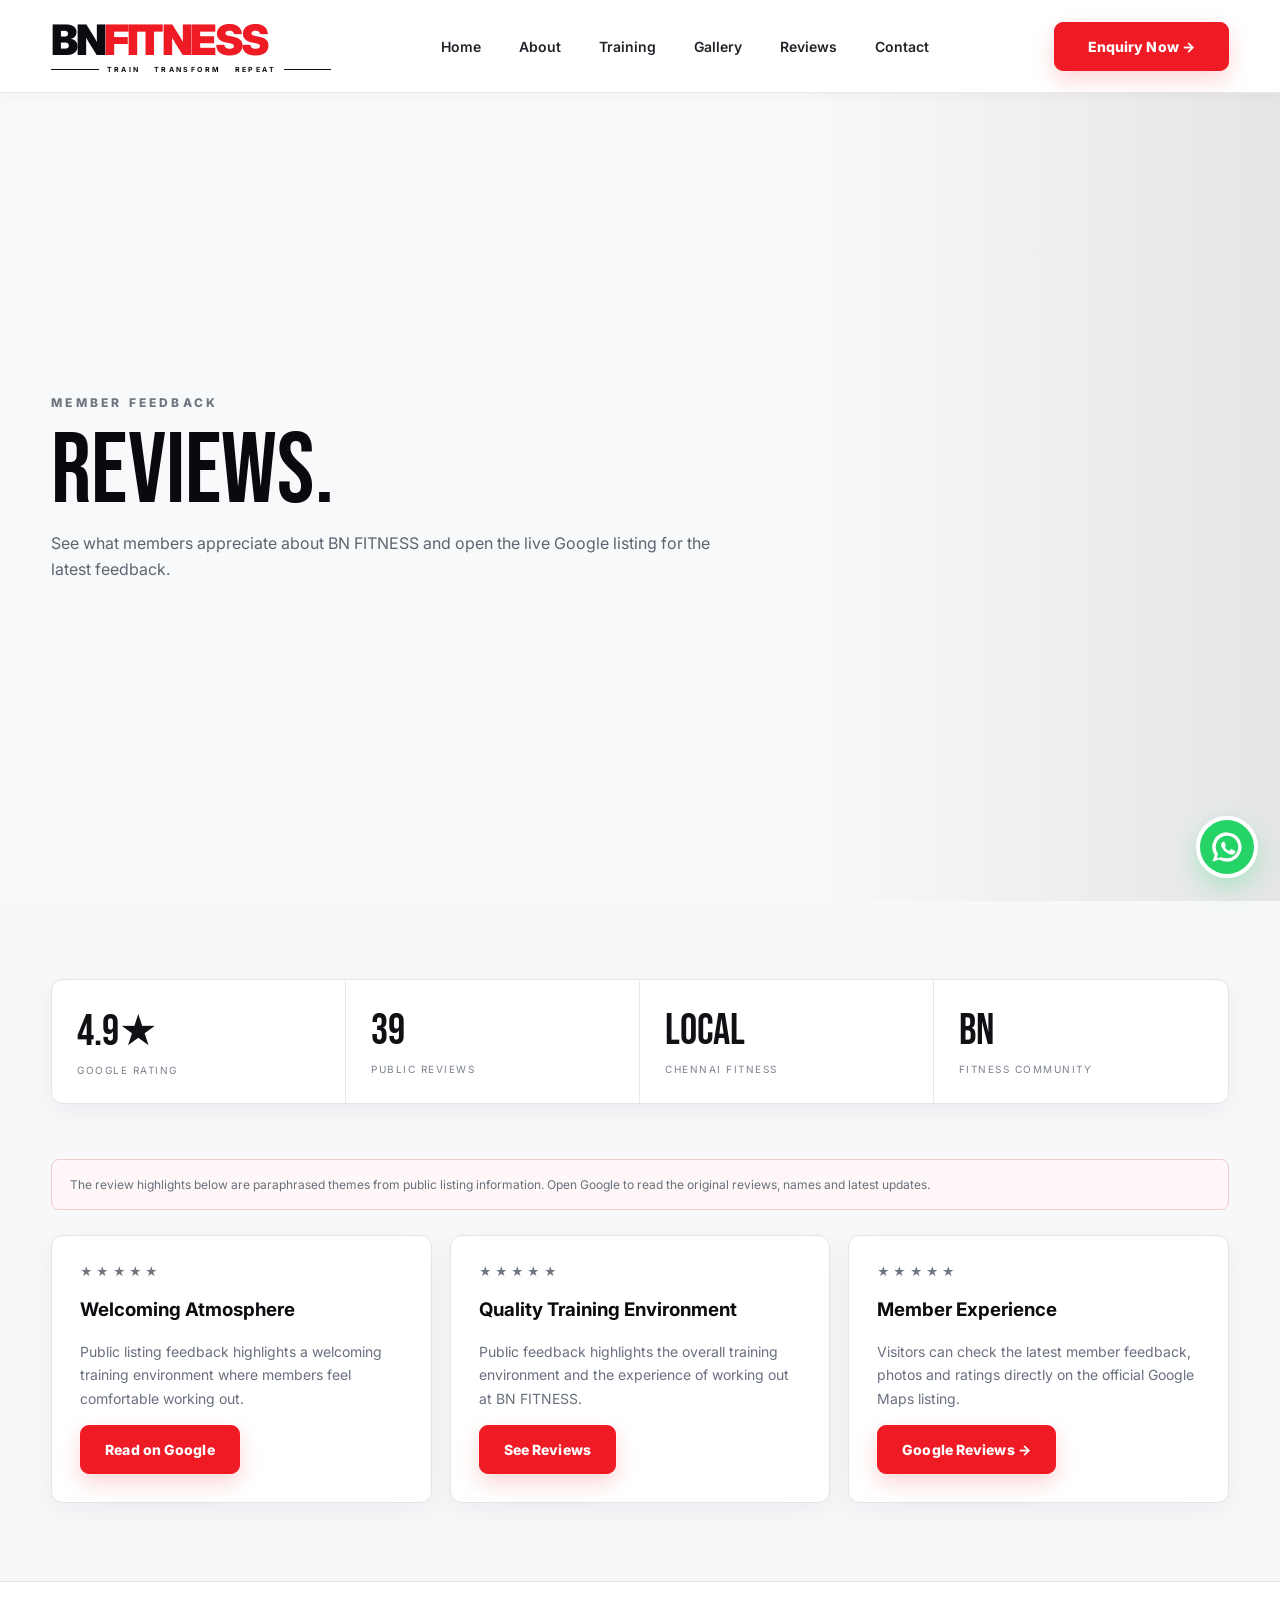
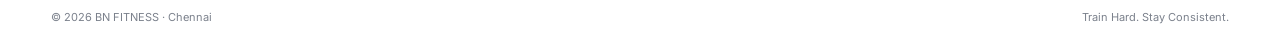
<file: reviews.html>
<!doctype html><html lang="en"><head><meta charset="utf-8"><meta name="viewport" content="width=device-width,initial-scale=1"><meta name="theme-color" content="#f6f7f9"><meta name="description" content="BN FITNESS Google reviews and member feedback."><title>REVIEWS. | BN FITNESS</title><link rel="stylesheet" href="styles.css"></head><body><header class="nav"><div class="navin container"><a class="logo" href="index.html" aria-label="BN FITNESS home"><span class="logo-main"><span class="logo-bn">BN</span> <span class="logo-fitness">FITNESS</span></span><span class="logo-tagline"><i></i><span>TRAIN&nbsp;&nbsp; TRANSFORM&nbsp;&nbsp; REPEAT</span><i></i></span></a><nav class="links"><a href="index.html">Home</a><a href="about.html">About</a><a href="programs.html">Training</a><a href="gallery.html">Gallery</a><a href="reviews.html">Reviews</a><a href="contact.html">Contact</a></nav><a class="btn nav-cta" href="tel:+917550177070">Enquiry Now →</a><button class="menu" id="menuBtn">☰</button></div><div class="mobile" id="mobileMenu"><a href="index.html">Home</a><a href="about.html">About</a><a href="programs.html">Training</a><a href="gallery.html">Gallery</a><a href="reviews.html">Reviews</a><a href="contact.html">Contact</a></div></header><section class="hero" style="background-image:url('https://images.unsplash.com/photo-1583454110551-21f2fa2afe61?auto=format&fit=crop&w=1800&q=85')"><div class="container"><div class="ey">MEMBER FEEDBACK</div><h1>REVIEWS.</h1><p>See what members appreciate about BN FITNESS and open the live Google listing for the latest feedback.</p></div></section><section class="page"><div class="container"><div class="stats"><div class="stat"><strong>4.9★</strong><span>Google rating</span></div><div class="stat"><strong>39</strong><span>Public reviews</span></div><div class="stat"><strong>LOCAL</strong><span>Chennai fitness</span></div><div class="stat"><strong>BN</strong><span>Fitness community</span></div></div><div class="notice">The review highlights below are paraphrased themes from public listing information. Open Google to read the original reviews, names and latest updates.</div><div class="grid"><article class="review"><div class="ey">★★★★★</div><h3>Welcoming Atmosphere</h3><p>Public listing feedback highlights a welcoming training environment where members feel comfortable working out.</p><a class="btn" href="https://www.google.com/maps/place/BN+FITNESS/@13.1371854,80.2051614,17z/data=!4m8!3m7!1s0x3a5265dbfe39386d:0xef5df9f4273ede8f!8m2!3d13.1371854!4d80.2077363!9m1!1b1!16s%2Fg%2F11lz2h09tk?entry=ttu&g_ep=EgoyMDI2MDkyOC4wIKXMDSoASAFQAw%3D%3D" target="_blank" rel="noopener">Read on Google</a></article><article class="review"><div class="ey">★★★★★</div><h3>Quality Training Environment</h3><p>Public feedback highlights the overall training environment and the experience of working out at BN FITNESS.</p><a class="btn" href="https://www.google.com/maps/place/BN+FITNESS/@13.1371854,80.2051614,17z/data=!4m8!3m7!1s0x3a5265dbfe39386d:0xef5df9f4273ede8f!8m2!3d13.1371854!4d80.2077363!9m1!1b1!16s%2Fg%2F11lz2h09tk?entry=ttu&g_ep=EgoyMDI2MDkyOC4wIKXMDSoASAFQAw%3D%3D" target="_blank" rel="noopener">See Reviews</a></article><article class="review"><div class="ey">★★★★★</div><h3>Member Experience</h3><p>Visitors can check the latest member feedback, photos and ratings directly on the official Google Maps listing.</p><a class="btn" href="https://www.google.com/maps/place/BN+FITNESS/@13.1371854,80.2051614,17z/data=!4m8!3m7!1s0x3a5265dbfe39386d:0xef5df9f4273ede8f!8m2!3d13.1371854!4d80.2077363!9m1!1b1!16s%2Fg%2F11lz2h09tk?entry=ttu&g_ep=EgoyMDI2MDkyOC4wIKXMDSoASAFQAw%3D%3D" target="_blank" rel="noopener">Google Reviews →</a></article></div></div></section><footer><div class="container foot"><span>© 2026 BN FITNESS · Chennai</span><span>Train Hard. Stay Consistent.</span></div></footer><a class="float" href="https://wa.me/917550177070" target="_blank" aria-label="Chat on WhatsApp"><svg viewBox="0 0 32 32" aria-hidden="true"><path fill="currentColor" d="M16 3a13 13 0 0 0-11 20L3 29l6-2a13 13 0 1 0 7-24Zm0 23a10 10 0 0 1-5-1l-4 1 1-4a10 10 0 1 1 8 4Zm6-7c-.3-.2-1.8-.9-2.1-1-.3-.1-.5-.2-.7.2l-.9 1.1c-.2.2-.3.2-.6.1-1.5-.7-2.5-1.3-3.5-3-.2-.4.2-.5.7-1.6.1-.2.1-.4 0-.6l-1-2.4c-.2-.6-.5-.5-.7-.5h-.6c-.2 0-.5.1-.8.4-.3.3-1 1-1 2.5s1.1 2.9 1.3 3.1c.2.2 2.2 3.4 5.3 4.6 2 .8 2.7.8 3.7.7.6-.1 1.8-.7 2.1-1.5.3-.7.3-1.3.2-1.5-.1-.1-.3-.2-.6-.4Z"/></svg></a><script src="script.js"></script></body></html>
</file>
<file: styles.css>
@import url('https://fonts.googleapis.com/css2?family=Bebas+Neue&family=Inter:wght@400;500;600;700;800;900&display=swap');
:root{--r:#ef1b24;--b:#f7f8fa;--p:#fff;--l:#e6e7ea;--m:#69717d;--ink:#0b0c0f;--soft:#eef0f3}
*{box-sizing:border-box}
html{scroll-behavior:smooth}
body{margin:0;background:var(--b);color:var(--ink);font-family:Inter,Arial,sans-serif;overflow-x:hidden}
a{color:inherit;text-decoration:none}
.container{width:min(1180px,92%);margin:auto}
.nav{position:sticky;top:0;z-index:30;background:#fff;border-bottom:1px solid #e8e9ec;box-shadow:0 2px 14px rgba(0,0,0,.04)}
.navin{min-height:92px;display:grid;grid-template-columns:280px 1fr 190px;align-items:center;gap:20px}
.logo{display:flex;flex-direction:column;align-items:flex-start;justify-content:center;white-space:nowrap;line-height:1;min-width:0;flex-shrink:1}.logo-main{display:flex;align-items:baseline}.logo-tagline{display:flex;align-items:center;gap:8px;margin-top:5px;width:100%;font:700 7px/1 Inter,Arial,sans-serif;letter-spacing:2.4px;color:#0b0c0f}.logo-tagline i{display:block;height:1px;background:#0b0c0f;flex:1;min-width:25px}.logo-tagline span{flex:0 0 auto}
.logo-bn,.logo-fitness{font:900 42px/1 Inter,Arial,sans-serif;letter-spacing:-2.5px}
.logo-bn{color:#0b0c0f}.logo-fitness{color:var(--r)}
.links{display:flex;justify-content:center;align-items:center;gap:38px}
.links a{font-size:14px;font-weight:600;color:#202329;position:relative;padding:36px 0}
.links a:hover{color:var(--r)}
.links a:hover:after{content:'';position:absolute;left:0;right:0;bottom:23px;height:2px;background:var(--r);border-radius:2px}
.nav-cta{justify-self:end;min-width:175px;text-align:center;padding:16px 20px}
.btn{display:inline-block;background:var(--r);border:1px solid var(--r);color:#fff;padding:15px 24px;font-size:14px;font-weight:800;letter-spacing:.1px;border-radius:9px;box-shadow:0 9px 22px rgba(239,27,36,.18);transition:.2s}
.btn:hover{transform:translateY(-2px)}
.btn.out{background:#fff;color:#15171b;border-color:#e0e2e6;box-shadow:0 5px 16px rgba(0,0,0,.04)}
.menu{display:none;background:none;border:0;color:var(--ink);font-size:25px}
.mobile{display:none;position:fixed;top:82px;right:0;width:min(290px,82vw);height:calc(100dvh - 82px);z-index:60;background:#fff;padding:18px 22px;box-shadow:-10px 0 30px rgba(0,0,0,.12);border-left:1px solid #e5e6e9;overflow-y:auto;overscroll-behavior:contain}
.mobile.open{display:grid;align-content:start}
.mobile a{padding:17px 0;border-bottom:1px solid #eceef1;font-size:13px;font-weight:800;text-transform:uppercase}
.mobile a:hover{color:var(--r)}
.mobile a.active{color:inherit}
.hero{min-height:calc(100vh - 92px);background-color:#f8f9fb;background-size:50% 100%;background-position:right center;background-repeat:no-repeat;display:flex;align-items:center;position:relative;overflow:hidden}
.hero:before{content:'';position:absolute;inset:0;pointer-events:none;background:linear-gradient(90deg,#f8f9fb 0%,rgba(248,249,251,.96) 39%,rgba(248,249,251,.12) 63%,rgba(0,0,0,.08) 100%)}
.hero .container{position:relative;z-index:3;padding:70px 0;max-width:1180px}
.hero .container>*{max-width:700px}
.ey{font-size:12px;font-weight:800;letter-spacing:3.2px;color:#6f7680}
.hero-ey{display:flex;gap:11px;align-items:center}
.hero-ey:before{content:'';width:56px;height:7px;border-radius:10px;background:var(--r)}
.hero-ey span{color:#8b9098}
.hero h1{font:clamp(68px,7.8vw,112px)/.82 'Bebas Neue';letter-spacing:.2px;margin:22px 0 16px;color:#090a0d;max-width:730px}
.home-hero h1 span{display:block}
.home-hero .red-text{color:var(--r)}
.hero p{max-width:650px;color:#5d6570;line-height:1.65;font-size:16px}
.hero .actions{position:relative;display:flex;gap:28px;margin-top:30px}
.video-btn{display:flex;align-items:center;gap:12px}
.play{width:31px;height:31px;border-radius:50%;display:grid;place-items:center;background:#111;color:#fff;font-size:12px}
.hero-red{position:absolute;z-index:2;pointer-events:none;transform:skewX(-35deg)}
.red-one{right:17%;top:-18%;width:150px;height:145%;background:rgba(239,27,36,.92)}
.red-two{right:-2%;top:43%;width:180px;height:90%;background:rgba(239,27,36,.88)}
.hero-features{display:flex;gap:0;margin-top:48px;max-width:730px!important}
.hero-features>span{min-width:145px;padding:0 20px;border-right:1px solid #e2e4e8;font-size:14px;color:#101114;display:flex;align-items:center;gap:8px}
.hero-features>span:first-child{padding-left:0}
.hero-features>span:last-child{border:0}
.feature-icon{width:30px;height:30px;display:grid;place-items:center;font-style:normal;font-size:20px;color:#111;flex:0 0 30px}
.feature-text{display:flex;flex-direction:column;gap:1px}
.hero-features b{font-size:11px;line-height:1.1;margin:0;white-space:nowrap}
.hero-features small{display:block;margin:0;font-size:10px;line-height:1.1;color:#20242a;white-space:nowrap}
.page{padding:78px 0}
.head{display:flex;justify-content:space-between;gap:30px;align-items:end;margin-bottom:35px}
.head h2,.split h2,.cta h2{font:58px/.85 'Bebas Neue';margin:0;color:#0b0c0f}
.head p{max-width:550px;color:var(--m);line-height:1.7}
.grid{display:grid;grid-template-columns:repeat(3,1fr);gap:18px}
.card,.review{background:#fff;border:1px solid #e3e5e9;border-radius:12px;padding:28px;box-shadow:0 8px 30px rgba(17,24,39,.05);transition:.2s}
.card:hover,.review:hover{box-shadow:0 14px 34px rgba(17,24,39,.09);transform:translateY(-2px)}
.card h3{font:30px 'Bebas Neue';margin:12px 0;color:#111}
.card p,.review p{color:#68707d;line-height:1.7;font-size:14px}
.num{color:var(--r);font:25px 'Bebas Neue'}
.split{display:grid;grid-template-columns:1fr 1fr;gap:50px;align-items:center}
.split h2{font-size:70px}
.split p{color:#68707d;line-height:1.8}
.visual{min-height:450px;background-size:cover;background-position:center;border:1px solid #e1e3e7;border-radius:14px;box-shadow:0 12px 32px rgba(17,24,39,.08)}
.stats{display:grid;grid-template-columns:repeat(4,1fr);background:#fff;border:1px solid #e3e5e9;border-radius:12px;box-shadow:0 8px 28px rgba(17,24,39,.05);margin-bottom:55px}
.stat{padding:25px;border-right:1px solid #e8e9ec}
.stat:last-child{border:0}
.stat strong{display:block;font:43px 'Bebas Neue';color:#101114}
.stat span{font-size:10px;color:#7b818c;text-transform:uppercase;letter-spacing:1.5px}
.cta{padding:78px 0;background:linear-gradient(105deg,#fff 0%,#fff 63%,#fff2f3 100%);border-block:1px solid #e7e8eb}
.cta h2{font-size:72px;margin:18px 0}
.cta p{color:#68707d;max-width:600px;line-height:1.7}
.form{display:grid;gap:13px}
.form input,.form textarea,.form select{width:100%;background:#fff;border:1px solid #dfe2e7;border-radius:8px;color:#111;padding:16px;font:inherit}
.form textarea{min-height:150px}
.faq{border-top:1px solid #dfe2e7}
details{border-bottom:1px solid #dfe2e7;padding:22px 0}
summary{font-weight:800;cursor:pointer}
details p{color:#68707d;line-height:1.7}
.notice{padding:15px 18px;background:#fff7f7;border:1px solid #f0cccc;border-radius:8px;color:#68707d;font-size:12px;line-height:1.6;margin-bottom:25px}
.map{width:100%;height:420px;border:0;filter:none;border-radius:12px;box-shadow:0 8px 28px rgba(17,24,39,.06)}
footer{border-top:1px solid #e1e3e7;padding:28px 0;color:#7b818c;font-size:11px;background:#fff}
.foot{display:flex;justify-content:space-between}
.float{position:fixed;right:22px;bottom:22px;background:#25d366;color:#fff;width:62px;height:62px;border-radius:50%;display:grid;place-items:center;z-index:40;box-shadow:0 10px 25px rgba(37,211,102,.28);border:4px solid #fff}
.float svg{width:36px;height:36px;display:block}
.gallery{display:grid;grid-template-columns:repeat(3,1fr);gap:12px}
.gallery img{width:100%;aspect-ratio:1;object-fit:cover;display:block}
.gallery figure{margin:0;background:#fff;border:1px solid #e3e5e9;border-radius:10px;overflow:hidden;box-shadow:0 6px 22px rgba(17,24,39,.05)}
.gallery figure img{aspect-ratio:4/3}
.gallery figcaption{padding:12px 14px;font-size:10px;font-weight:800;letter-spacing:1.2px;text-transform:uppercase;color:#68707d}
.gallery-actions{display:flex;gap:12px;flex-wrap:wrap;margin-top:28px}
.add-images{cursor:pointer;position:relative}
.add-images input{display:none}
@media(max-width:1050px){
.navin{grid-template-columns:230px 1fr 155px}.logo-bn,.logo-fitness{font-size:34px}.links{gap:22px}.links a{font-size:13px}.nav-cta{min-width:145px}
}
.hero-red{mix-blend-mode:multiply}
@media(max-width:900px){
  .links,.navin>.nav-cta{display:none!important}
  .navin{width:100%;padding:0 18px;min-height:82px;display:flex;align-items:center;justify-content:space-between;gap:10px}
  .logo{min-width:0;max-width:245px;flex:1;flex-shrink:1}
  .logo-bn,.logo-fitness{font-size:30px;letter-spacing:-1.8px}
  .logo-tagline{font-size:6px;letter-spacing:1.9px;gap:6px}
  .logo-tagline i{min-width:18px}
  .menu{display:flex!important;align-items:center;justify-content:center;width:44px;height:44px;padding:0;margin:0 0 0 auto;font-size:27px;line-height:1;flex:0 0 44px;position:relative;z-index:70;cursor:pointer}
  .mobile{top:82px;width:min(310px,88vw);height:calc(100dvh - 82px);z-index:60}
  .grid{grid-template-columns:1fr 1fr}
  .split{grid-template-columns:1fr}
  .gallery{grid-template-columns:1fr 1fr}
  .stats{grid-template-columns:1fr 1fr}
  .stat:nth-child(2){border-right:0}
  .stat:nth-child(-n+2){border-bottom:1px solid #e8e9ec}
  .head{display:block}
  .hero{background-size:48% 100%;min-height:620px}
  .hero-features{flex-wrap:wrap;gap:18px}
  .hero-features span{min-width:135px}
}
@media(max-width:560px){
.logo-bn,.logo-fitness{font-size:31px;letter-spacing:-1.8px}
.grid,.gallery{grid-template-columns:1fr}.hero{min-height:700px;background-size:100% 48%;background-position:center bottom;align-items:flex-start}
.hero:before{background:linear-gradient(180deg,#f8f9fb 0%,#f8f9fb 52%,rgba(248,249,251,.25) 74%,rgba(0,0,0,.08) 100%)}
.hero .container{padding:55px 0 330px}.hero h1{font-size:74px}.head h2,.cta h2{font-size:52px}.split h2{font-size:55px}.page{padding:58px 0}
.hero p{font-size:15px}.hero .actions{gap:10px;flex-wrap:wrap}.hero-features{display:grid;grid-template-columns:1fr 1fr;margin-top:30px;gap:15px}.hero-features span{border:0;border-right:1px solid #e4e5e8;min-width:0;padding:0 10px}.hero-features span:nth-child(2n){border:0}
.red-one,.red-two{opacity:.6}.red-one{right:5%;width:85px}.red-two{right:-10%;width:100px}
.foot{display:block}.foot span{display:block;margin:7px 0}.gallery-actions{display:grid}.gallery-actions .btn{width:100%;text-align:center}
}

/* Contact page mobile layout */
@media(max-width:900px){
  .contact-page .page{padding:48px 0}
  .contact-page .split{grid-template-columns:1fr;gap:28px}
  .contact-page .split h2{font-size:58px}
  .contact-page .form{width:100%}
  .contact-page .actions{display:flex;flex-wrap:wrap;gap:10px}
  .contact-page .actions .btn{flex:1 1 140px;text-align:center}
  .contact-page .map{height:360px}
}
@media(max-width:560px){
  .contact-page .page{padding:42px 0}
  .contact-page .split h2{font-size:50px}
  .contact-page .split p{font-size:14px;line-height:1.75}
  .contact-page .actions{display:grid;grid-template-columns:1fr}
  .contact-page .actions .btn{width:100%}
  .contact-page .form input,.contact-page .form select,.contact-page .form textarea{font-size:14px;padding:14px}
  .contact-page .map{height:300px}
}
/* FINAL MOBILE CONTACT FIX */
@media (max-width:900px){
  html,body{width:100%;max-width:100%;overflow-x:hidden}
  .nav{height:82px;position:sticky;top:0}
  .navin{width:100%;padding:0 20px;min-height:82px;display:flex;align-items:center;justify-content:space-between;gap:10px}
  .logo{min-width:0;flex-shrink:1}
  .logo-bn,.logo-fitness{font-size:30px;letter-spacing:-1.8px}
  .menu{display:flex;align-items:center;justify-content:center;width:44px;height:44px;padding:0;margin:0 0 0 auto;font-size:27px;line-height:1;flex:0 0 44px}
  .mobile{top:82px;width:min(310px,88vw);height:calc(100dvh - 82px);padding:12px 22px 30px;overflow-y:auto;overflow-x:hidden;-webkit-overflow-scrolling:touch}
  .mobile a{padding:18px 0;font-size:14px}
  .contact-page .hero{min-height:480px;height:auto;background-size:100% 100%;background-position:center;align-items:center}
  .contact-page .hero:before{background:linear-gradient(180deg,rgba(248,249,251,.96) 0%,rgba(248,249,251,.84) 48%,rgba(248,249,251,.25) 100%)}
  .contact-page .hero .container{width:92%;padding:70px 0;max-width:none}
  .contact-page .hero h1{font-size:68px;margin:18px 0 14px;line-height:.86}
  .contact-page .hero p{font-size:15px;max-width:100%;line-height:1.55}
  .contact-page .page{width:100%;padding:48px 0}
  .contact-page .container{width:92%;max-width:none}
  .contact-page .split{display:grid;grid-template-columns:1fr;gap:32px;width:100%}
  .contact-page .split>div,.contact-page .form{width:100%;min-width:0}
  .contact-page .split h2{font-size:58px;line-height:.88;margin:8px 0 20px}
  .contact-page .split p{font-size:14px;line-height:1.75;overflow-wrap:anywhere}
  .contact-page .actions{display:grid;grid-template-columns:1fr 1fr;gap:10px;width:100%;margin-top:24px}
  .contact-page .actions .btn{width:100%;text-align:center;padding:14px 10px}
  .contact-page .form{display:grid;gap:12px}
  .contact-page .form input,.contact-page .form select,.contact-page .form textarea{width:100%;min-width:0;font-size:14px;padding:14px}
  .contact-page .form textarea{min-height:125px;resize:vertical}
  .contact-page .form button{width:100%;margin:0}
  .contact-page .notice{font-size:12px;line-height:1.6;margin-bottom:18px}
  .contact-page .map{display:block;width:100%;height:320px;border-radius:10px}
  .contact-page footer .foot{width:92%;padding-bottom:10px}
  .contact-page .float{width:56px;height:56px;right:16px;bottom:16px}
  .contact-page .float svg{width:31px;height:31px}
}
@media (max-width:560px){
  .navin{padding:0 16px}
  .logo-bn,.logo-fitness{font-size:27px;letter-spacing:-1.5px}
  .contact-page .hero{min-height:430px}
  .contact-page .hero .container{padding:55px 0}
  .contact-page .hero h1{font-size:60px}
  .contact-page .page{padding:40px 0}
  .contact-page .split h2{font-size:50px}
  .contact-page .actions{grid-template-columns:1fr}
  .contact-page .map{height:280px}
}
</file>
